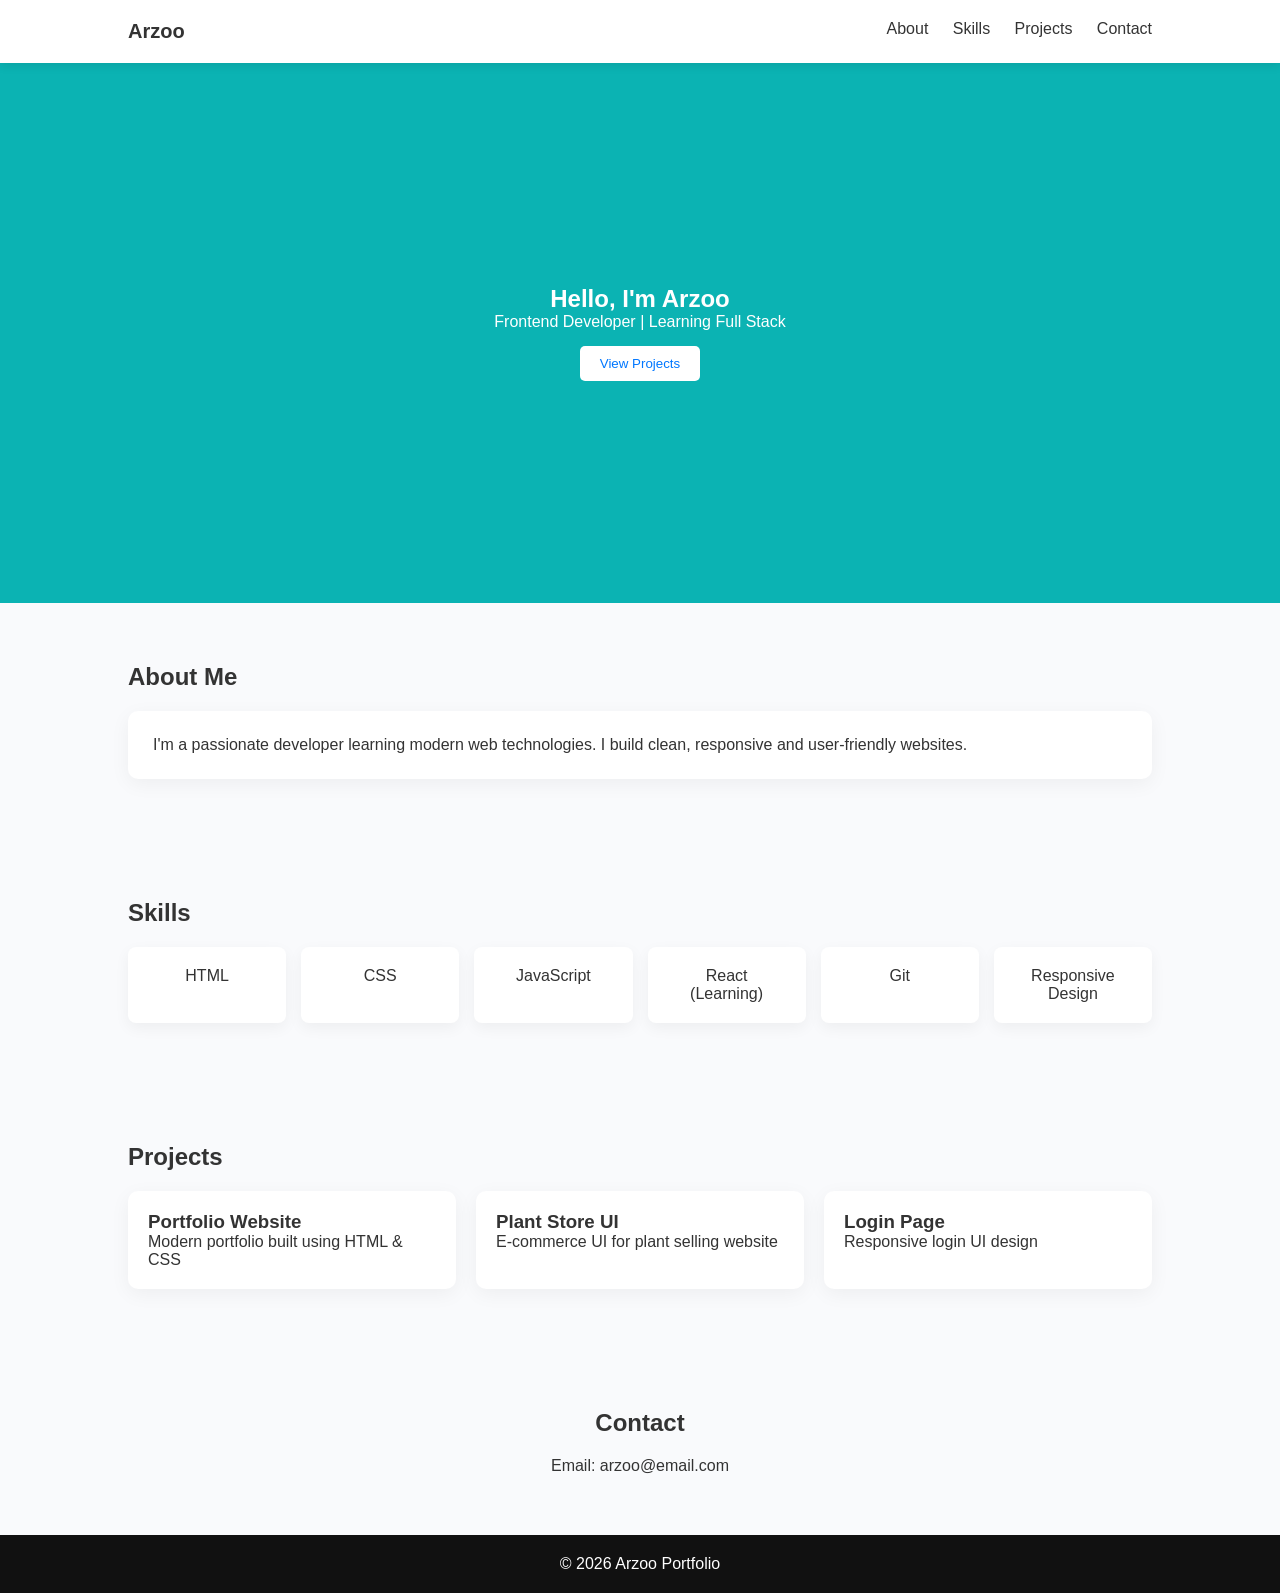
<file: Portfolio/index.html>
<!DOCTYPE html>
<html lang="en">
<head>
<meta charset="UTF-8">
<meta name="viewport" content="width=device-width, initial-scale=1.0">
<title>My Portfolio</title>
<link rel="stylesheet" href="style.css">
</head>
<body>


<header>
    <div class="logo">Arzoo</div>
    <nav>
        <a href="#about">About</a>
        <a href="#skills">Skills</a>
        <a href="#projects">Projects</a>
        <a href="#contact">Contact</a>
    </nav>
</header>

<section class="hero">
    <div class="hero-content">
        <h1>Hello, I'm Arzoo</h1>
        <p>Frontend Developer | Learning Full Stack</p>
        <button>View Projects</button>
    </div>
</section>


<section id="about" class="about">
    <h2>About Me</h2>
    <div class="about-card">
        <p>
            I'm a passionate developer learning modern web technologies.
            I build clean, responsive and user-friendly websites.
        </p>
    </div>
</section>


<section id="skills" class="skills">
    <h2>Skills</h2>
    <div class="skills-grid">
        <div class="skill">HTML</div>
        <div class="skill">CSS</div>
        <div class="skill">JavaScript</div>
        <div class="skill">React (Learning)</div>
        <div class="skill">Git</div>
        <div class="skill">Responsive Design</div>
    </div>
</section>


<section id="projects" class="projects">
    <h2>Projects</h2>
    <div class="project-grid">

        <div class="project-card">
            <h3>Portfolio Website</h3>
            <p>Modern portfolio built using HTML & CSS</p>
        </div>

        <div class="project-card">
            <h3>Plant Store UI</h3>
            <p>E-commerce UI for plant selling website</p>
        </div>

        <div class="project-card">
            <h3>Login Page</h3>
            <p>Responsive login UI design</p>
        </div>

    </div>
</section>


<section id="contact" class="contact">
    <h2>Contact</h2>
    <p>Email: arzoo@email.com</p>
</section>


<footer>
    <p>© 2026 Arzoo Portfolio</p>
</footer>

</body>
</html>
</file>
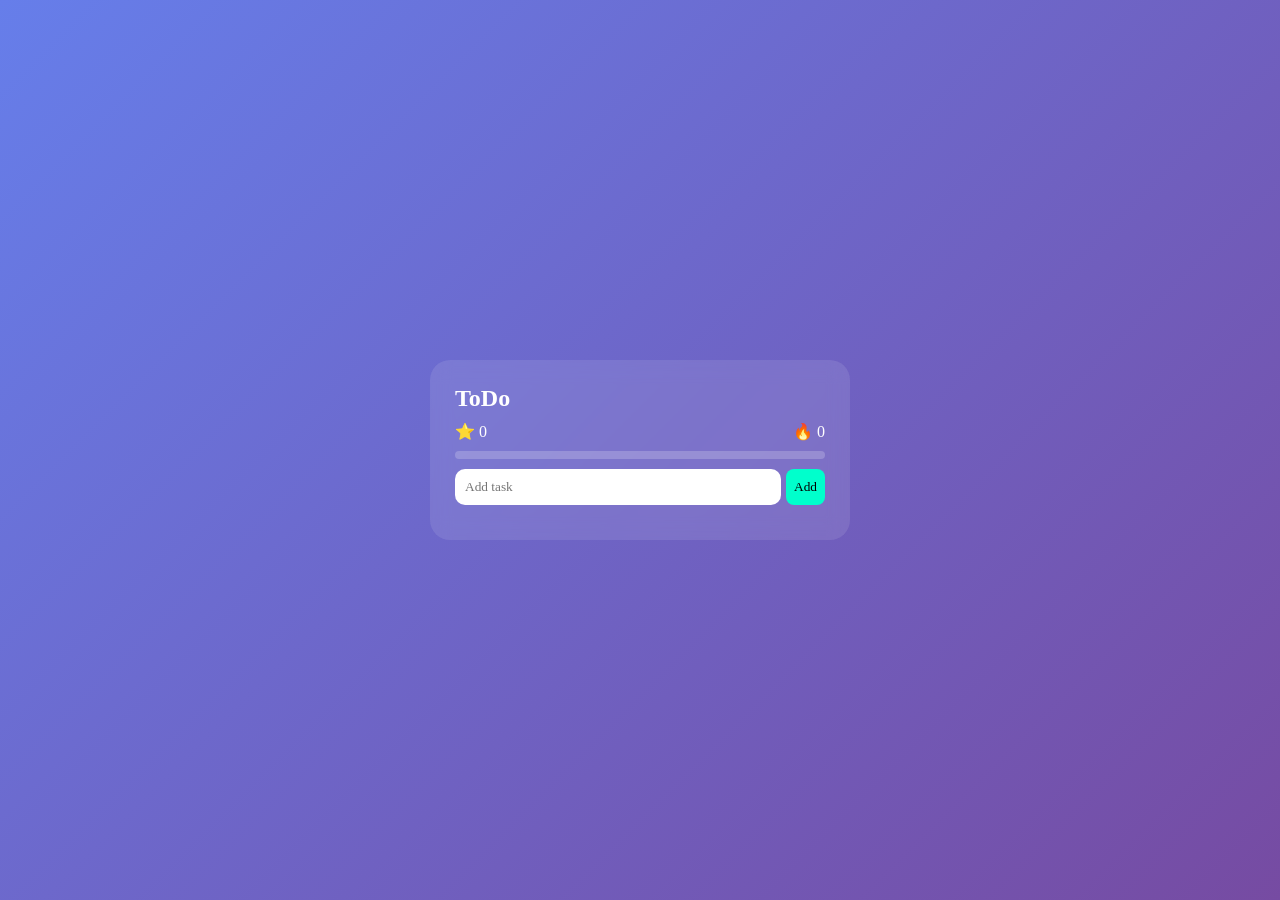
<file: TodoList/index.html>
<!DOCTYPE html>
<html lang="en">
<head>
<meta charset="UTF-8">
<meta name="viewport" content="width=device-width, initial-scale=1.0">
<title>Gamified Todo</title>
<link rel="stylesheet" href="style.css">
</head>

<body>
<div class="container">

<h2>ToDo</h2>

<div class="stats">
<div>⭐ <span id="points">0</span></div>
<div>🔥 <span id="streak">0</span></div>
</div>

<div class="progress-bar">
<div class="progress" id="progress"></div>
</div>

<div class="input-section">
<input id="taskInput" placeholder="Add task">
<button id="addBtn">Add</button>
</div>

<ul id="taskList"></ul>

</div>

<script src="app.js"></script>
</body>
</html>
</file>
<file: Portfolio/style.css>
* {
    margin: 0;
    padding: 0;
    box-sizing: border-box;
    font-family: Arial, sans-serif;
}

body {
    background: #f9fafc;
    color: #333;
}


header {
    display: flex;
    justify-content: space-between;
    padding: 20px 10%;
    background: white;
    box-shadow: 0 2px 10px rgba(0,0,0,0.1);
    position: sticky;
    top: 0;
}

.logo {
    font-weight: bold;
    font-size: 20px;
}

nav a {
    margin-left: 20px;
    text-decoration: none;
    color: #333;
   
}

nav a:hover {
    color: #0077ff;
}


.hero {
    height: 60vh;
    display: flex;
    align-items: center;
    justify-content: center;
  background-color: rgb(11, 179, 179);
    color: white;
    text-align: center;
}
.hero button {
    margin-top: 15px;
    padding: 10px 20px;
    border: none;
    background: white;
    color: #0077ff;
    cursor: pointer;
    border-radius: 5px;
}


section {
    padding: 60px 10%;
}

h2 {
    margin-bottom: 20px;
}


.about-card {
    background: white;
    padding: 25px;
    border-radius: 10px;
    box-shadow: 0 5px 20px rgba(0,0,0,0.05);
}

.skills-grid {
    display: grid;
    grid-template-columns: repeat(auto-fit, minmax(150px,1fr));
    gap: 15px;
}

.skill {
    background: white;
    padding: 20px;
    text-align: center;
    border-radius: 8px;
    box-shadow: 0 5px 15px rgba(0,0,0,0.05);
}


.project-grid {
    display: grid;
    grid-template-columns: repeat(auto-fit, minmax(250px,1fr));
    gap: 20px;
}

.project-card {
    background: white;
    padding: 20px;
    border-radius: 10px;
    box-shadow: 0 5px 20px rgba(0,0,0,0.05);
}




.contact {
    text-align: center;
}


footer {
    background: #111;
    color: white;
    text-align: center;
    padding: 20px;
}
</file>
<file: TodoList/style.css>
*{
margin:0;
padding:0;
box-sizing:border-box;
font-family:Segoe UI;
}

body{
background:linear-gradient(135deg,#667eea,#764ba2);
height:100vh;
display:flex;
justify-content:center;
align-items:center;
color:white;
}

.container{
background:rgba(255,255,255,0.1);
backdrop-filter:blur(10px);
padding:25px;
border-radius:20px;
width:420px;
}

.stats{
display:flex;
justify-content:space-between;
margin:10px 0;
}

.progress-bar{
height:8px;
background:#ffffff33;
border-radius:10px;
margin-bottom:10px;
}

.progress{
height:100%;
background:#00ffcc;
width:0%;
border-radius:10px;
}

.input-section{
display:flex;
gap:5px;
margin-bottom:10px;
}

input{
flex:1;
padding:10px;
border:none;
border-radius:10px;
}

button{
padding:8px;
border:none;
border-radius:8px;
background:#00ffcc;
cursor:pointer;
}

ul{
list-style:none;
}

li{
background:#ffffff22;
margin:6px 0;
padding:10px;
border-radius:10px;
display:flex;
flex-direction:column;
}

.selected{
outline:2px solid #00ffcc;
}

.task-top{
display:flex;
justify-content:space-between;
}

.completed{
text-decoration:line-through;
opacity:.6;
}

.actions span{
margin-left:5px;
padding:4px 6px;
border-radius:5px;
cursor:pointer;
}

.edit{background:orange;}
.delete{background:red;}

.timer{
font-size:12px;
margin-top:5px;
display:flex;
gap:5px;
}
</file>
